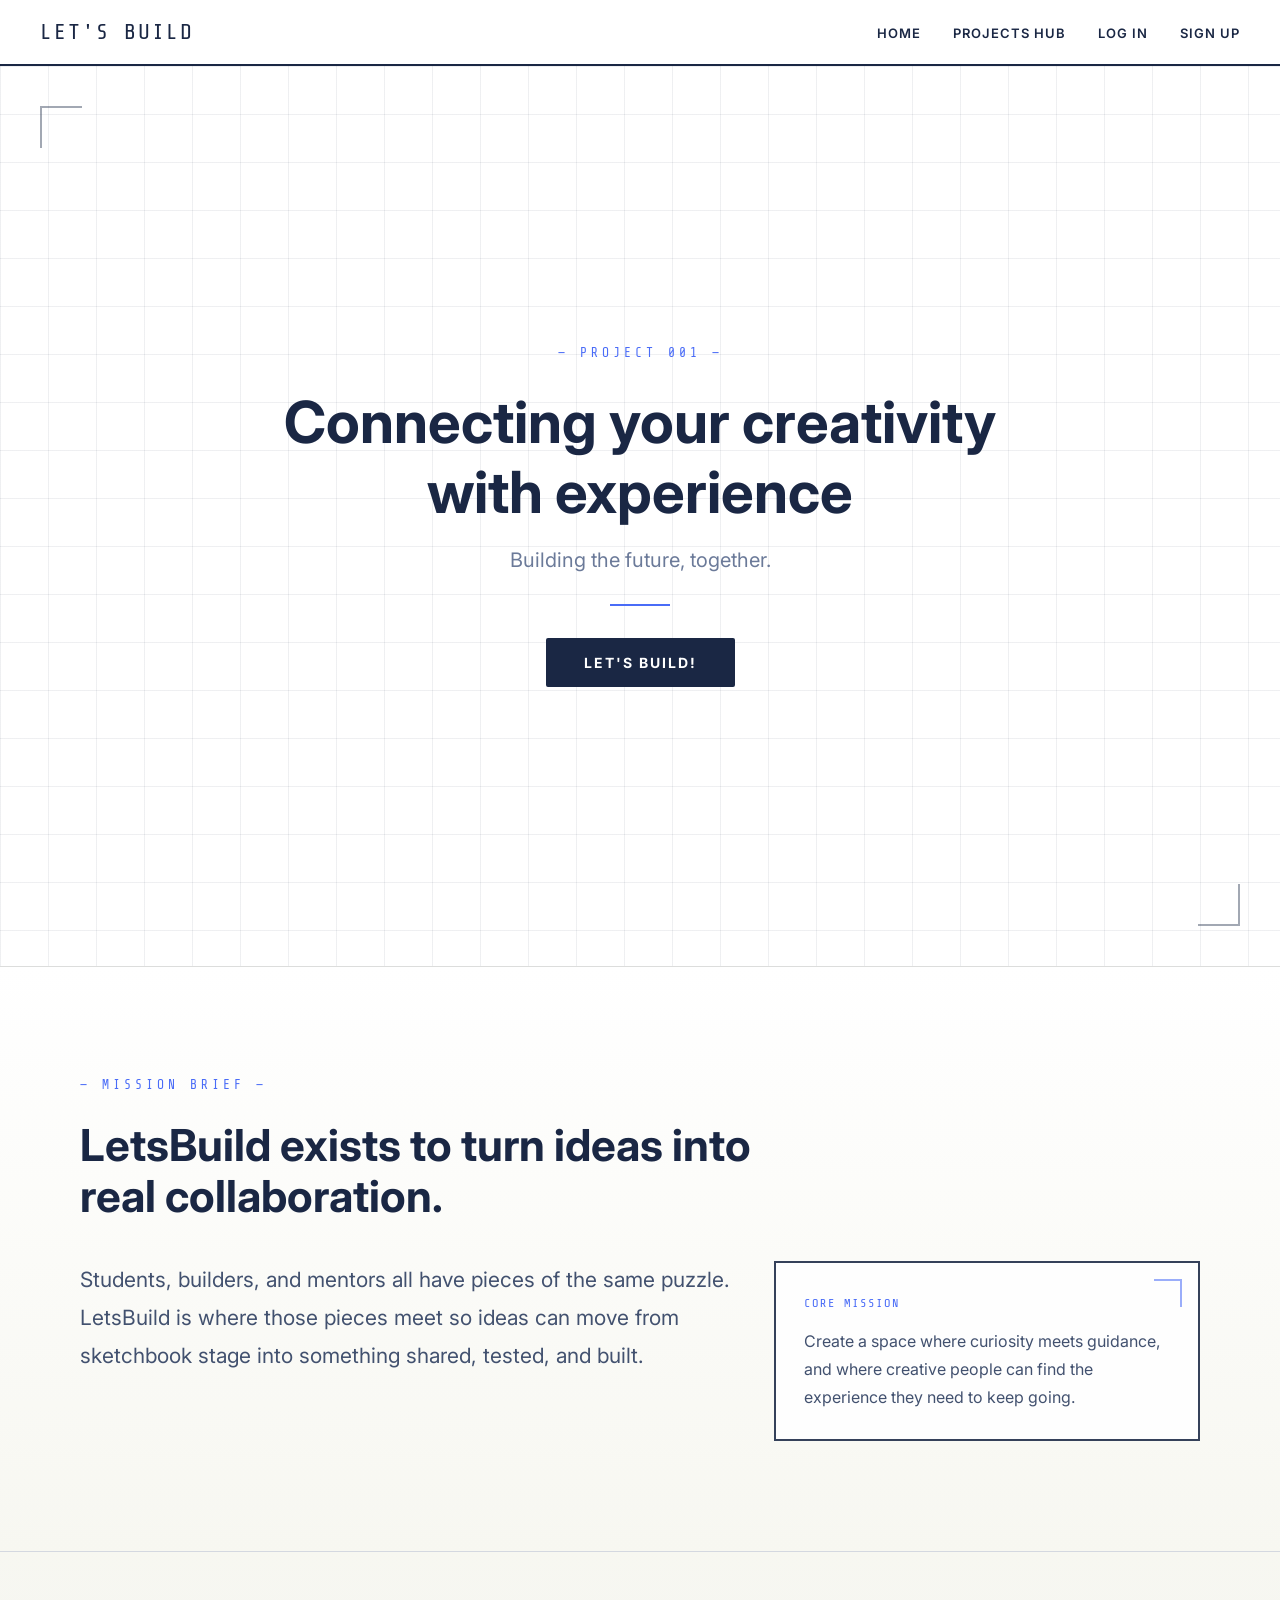
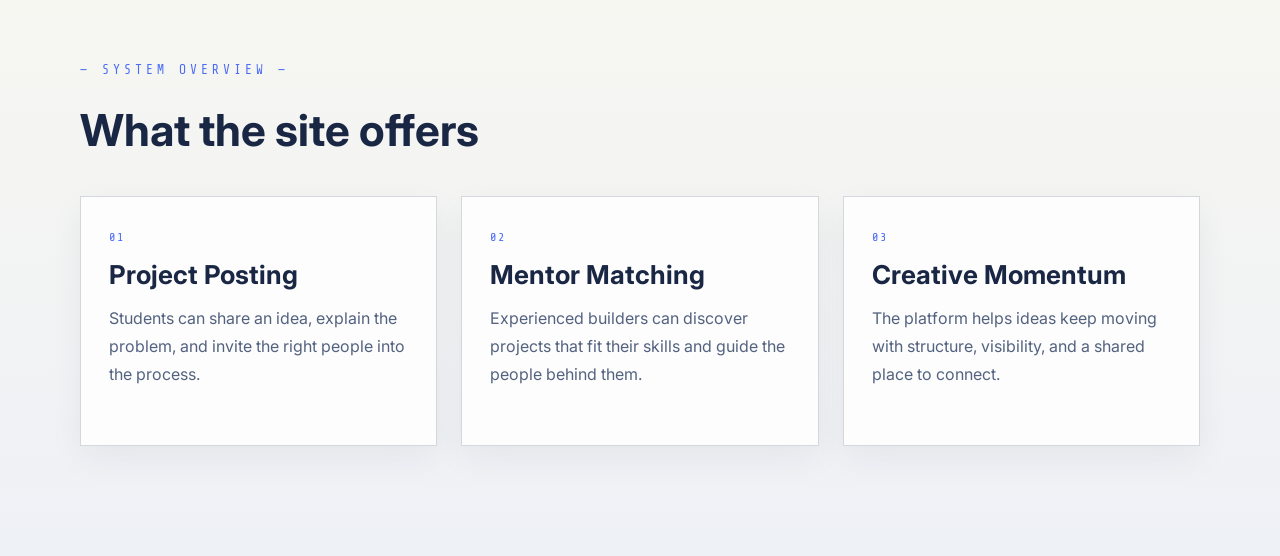
<file: index.html>
<!DOCTYPE html>
<html lang="en">
  <head>
    <meta charset="UTF-8" />
    <meta name="viewport" content="width=device-width, initial-scale=1.0"/>
    <title>LetsBuild</title>
    <link href="https://fonts.googleapis.com/css2?family=Share+Tech+Mono&family=Inter:wght@400;600;700&display=swap" rel="stylesheet" />
    <link rel="stylesheet" href="styles.css" />
  </head>
  <body>

    <!-- HEADER -->
    <header>
      <div class="header-inner">
        <h1 class="logo">Let's Build</h1>
        <nav>
          <a href="index.html">Home</a>
          <a href="projects-hub.html">Projects Hub</a>
          <a href="login.html">Log In</a>
          <a href="signup.html">Sign Up</a>
        </nav>
      </div>
    </header>

    <!-- HERO -->
    <section class="hero">
      <div class="hero-grid-overlay"></div>
      <div class="hero-content">
        <div class="blueprint-label">— PROJECT 001 —</div>
        <h2>Connecting your creativity<br/>with experience</h2>
        <p>Building the future, together.</p>
        <div class="blueprint-divider"></div>
        <a href="signup.html" class="btn">Let's Build!</a>
      </div>
    </section>

    <section class="home-section mission-section">
      <div class="section-shell">
        <div class="section-heading">
          <div class="blueprint-label">— MISSION BRIEF —</div>
          <h3>LetsBuild exists to turn ideas into real collaboration.</h3>
        </div>
        <div class="mission-grid">
          <p class="mission-lead">
            Students, builders, and mentors all have pieces of the same puzzle. LetsBuild is where those pieces meet so ideas can move from sketchbook stage into something shared, tested, and built.
          </p>
          <div class="mission-panel">
            <span class="mission-panel-tag">Core Mission</span>
            <p>Create a space where curiosity meets guidance, and where creative people can find the experience they need to keep going.</p>
          </div>
        </div>
      </div>
    </section>

    <section class="home-section offers-section">
      <div class="section-shell">
        <div class="section-heading">
          <div class="blueprint-label">— SYSTEM OVERVIEW —</div>
          <h3>What the site offers</h3>
        </div>
        <div class="offers-grid">
          <article class="offer-card">
            <span class="offer-index">01</span>
            <h4>Project Posting</h4>
            <p>Students can share an idea, explain the problem, and invite the right people into the process.</p>
          </article>
          <article class="offer-card">
            <span class="offer-index">02</span>
            <h4>Mentor Matching</h4>
            <p>Experienced builders can discover projects that fit their skills and guide the people behind them.</p>
          </article>
          <article class="offer-card">
            <span class="offer-index">03</span>
            <h4>Creative Momentum</h4>
            <p>The platform helps ideas keep moving with structure, visibility, and a shared place to connect.</p>
          </article>
        </div>
      </div>
    </section>

  </body>
</html>
</file>
<file: styles.css>
/* ── RESET ── */
* {
  margin: 0;
  padding: 0;
  box-sizing: border-box;
}

/* ── GLOBAL ── */
body {
  font-family: 'Inter', sans-serif;
  background-color: #f8f8f5;
  color: #1a2744;
}

/* ── HEADER ── */
header {
  background-color: #ffffff;
  border-bottom: 2px solid #1a2744;
  padding: 20px 40px;
}

.header-inner {
  display: flex;
  justify-content: space-between;
  align-items: center;
}

.logo {
  color: #1a2744;
  font-family: 'Share Tech Mono', monospace;
  font-size: 22px;
  font-weight: 400;
  letter-spacing: 2px;
  text-transform: uppercase;
}

nav a {
  color: #1a2744;
  text-decoration: none;
  margin-left: 28px;
  font-size: 13px;
  font-weight: 600;
  letter-spacing: 1px;
  text-transform: uppercase;
}

nav a:hover {
  color: #4a6cf7;
}

/* ── HERO ── */
.hero {
  position: relative;
  min-height: 100vh;
  display: flex;
  align-items: center;
  justify-content: center;
  background-color: #ffffff;
  overflow: hidden;
}

/* Blueprint grid overlay */
.hero-grid-overlay {
  position: absolute;
  inset: 0;
  background-image:
    linear-gradient(rgba(26, 39, 68, 0.07) 1px, transparent 1px),
    linear-gradient(90deg, rgba(26, 39, 68, 0.07) 1px, transparent 1px);
  background-size: 48px 48px;
}

/* Corner markers */
.hero::before,
.hero::after {
  content: '';
  position: absolute;
  width: 40px;
  height: 40px;
  border-color: #1a2744;
  border-style: solid;
  opacity: 0.4;
}

.hero::before {
  top: 40px;
  left: 40px;
  border-width: 2px 0 0 2px;
}

.hero::after {
  bottom: 40px;
  right: 40px;
  border-width: 0 2px 2px 0;
}

.hero-content {
  position: relative;
  z-index: 1;
  text-align: center;
  padding: 40px;
  max-width: 800px;
}

.blueprint-label {
  font-family: 'Share Tech Mono', monospace;
  font-size: 13px;
  letter-spacing: 4px;
  color: #4a6cf7;
  margin-bottom: 28px;
}

.hero-content h2 {
  font-size: 58px;
  font-weight: 700;
  line-height: 1.2;
  color: #1a2744;
  margin-bottom: 20px;
}

.hero-content p {
  font-size: 20px;
  color: #6b7a99;
  margin-bottom: 32px;
}

.blueprint-divider {
  width: 60px;
  height: 2px;
  background-color: #4a6cf7;
  margin: 0 auto 32px;
}

/* ── BUTTON ── */
.btn {
  display: inline-block;
  background-color: #1a2744;
  color: #ffffff;
  padding: 14px 36px;
  border-radius: 2px;
  text-decoration: none;
  font-weight: 700;
  font-size: 14px;
  letter-spacing: 2px;
  text-transform: uppercase;
  border: 2px solid #1a2744;
  transition: all 0.2s;
}

.btn:hover {
  background-color: transparent;
  color: #1a2744;
}

/* ── HOME SECTIONS ── */
.home-section {
  position: relative;
  padding: 110px 24px;
}

.mission-section {
  background:
    linear-gradient(180deg, #ffffff 0%, #f7f7f1 100%);
  border-top: 1px solid rgba(26, 39, 68, 0.12);
}

.offers-section {
  background:
    linear-gradient(180deg, #f7f7f1 0%, #eef1f6 100%);
  border-top: 1px solid rgba(26, 39, 68, 0.12);
}

.section-shell {
  max-width: 1120px;
  margin: 0 auto;
}

.section-heading {
  max-width: 720px;
  margin-bottom: 40px;
}

.section-heading h3 {
  font-size: 44px;
  line-height: 1.15;
  color: #1a2744;
}

.mission-grid {
  display: grid;
  grid-template-columns: 1.4fr 0.9fr;
  gap: 32px;
  align-items: start;
}

.mission-lead {
  font-size: 21px;
  line-height: 1.8;
  color: #42516f;
  max-width: 720px;
}

.mission-panel {
  position: relative;
  background: rgba(255, 255, 255, 0.88);
  border: 2px solid rgba(26, 39, 68, 0.88);
  padding: 28px;
  min-height: 100%;
}

.mission-panel::before {
  content: '';
  position: absolute;
  top: 16px;
  right: 16px;
  width: 26px;
  height: 26px;
  border-top: 2px solid #4a6cf7;
  border-right: 2px solid #4a6cf7;
  opacity: 0.55;
}

.mission-panel-tag,
.offer-index {
  display: inline-block;
  font-family: 'Share Tech Mono', monospace;
  font-size: 12px;
  letter-spacing: 2px;
  text-transform: uppercase;
  color: #4a6cf7;
}

.mission-panel p {
  margin-top: 16px;
  font-size: 16px;
  line-height: 1.75;
  color: #42516f;
}

.offers-grid {
  display: grid;
  grid-template-columns: repeat(3, minmax(0, 1fr));
  gap: 24px;
}

.offer-card {
  background: rgba(255, 255, 255, 0.86);
  border: 1px solid rgba(26, 39, 68, 0.18);
  padding: 28px;
  min-height: 250px;
  box-shadow: 0 12px 32px rgba(26, 39, 68, 0.06);
}

.offer-card h4 {
  margin-top: 14px;
  margin-bottom: 14px;
  font-size: 26px;
  color: #1a2744;
}

.offer-card p {
  font-size: 16px;
  line-height: 1.75;
  color: #53627f;
}

@media (max-width: 900px) {
  .hero-content h2 {
    font-size: 46px;
  }

  .section-heading h3 {
    font-size: 36px;
  }

  .mission-grid,
  .offers-grid {
    grid-template-columns: 1fr;
  }
}

@media (max-width: 640px) {
  header {
    padding: 18px 18px;
  }

  .header-inner {
    flex-direction: column;
    gap: 14px;
  }

  nav {
    display: flex;
    flex-wrap: wrap;
    justify-content: center;
    gap: 12px 18px;
  }

  nav a {
    margin-left: 0;
  }

  .hero {
    min-height: 86vh;
  }

  .hero-content {
    padding: 24px;
  }

  .hero-content h2 {
    font-size: 34px;
  }

  .hero-content p {
    font-size: 18px;
  }

  .home-section {
    padding: 78px 18px;
  }

  .section-heading h3 {
    font-size: 30px;
  }

  .mission-lead {
    font-size: 18px;
  }
}

/* ── AUTH PAGES (Sign Up & Login) ── */
.auth-page {
  min-height: 100vh;
  position: relative;
  background:
    radial-gradient(circle at top left, rgba(74, 108, 247, 0.08), transparent 28%),
    radial-gradient(circle at bottom right, rgba(26, 39, 68, 0.08), transparent 32%),
    linear-gradient(180deg, #fcfcf8 0%, #f3f4ee 100%);
  display: flex;
  align-items: center;
  justify-content: center;
  padding: 40px 20px;
  overflow: hidden;
}

.auth-grid-overlay {
  position: absolute;
  inset: 0;
  background-image:
    linear-gradient(rgba(26, 39, 68, 0.05) 1px, transparent 1px),
    linear-gradient(90deg, rgba(26, 39, 68, 0.05) 1px, transparent 1px);
  background-size: 42px 42px;
}

.sketch-cluster {
  position: absolute;
  width: 260px;
  height: 260px;
  z-index: 0;
  opacity: 0.55;
  pointer-events: none;
}

.sketch-left {
  left: max(18px, calc(50% - 470px));
  top: 50%;
  transform: translateY(-52%) rotate(-6deg);
}

.sketch-right {
  right: max(18px, calc(50% - 470px));
  top: 50%;
  transform: translateY(-48%) rotate(7deg);
}

.sketch-top {
  top: 88px;
  left: 50%;
  width: 220px;
  height: 140px;
  transform: translateX(-50%) rotate(-2deg);
}

.sketch-bottom {
  bottom: 42px;
  left: 50%;
  width: 260px;
  height: 150px;
  transform: translateX(-50%) rotate(2deg);
}

.machine-gear,
.machine-arm,
.machine-bracket,
.machine-bolt,
.machine-measure {
  position: absolute;
}

.machine-gear {
  border: 2px solid rgba(74, 108, 247, 0.34);
  border-radius: 50%;
}

.machine-gear::before,
.machine-gear::after {
  content: '';
  position: absolute;
  inset: 18%;
  border: 2px solid rgba(26, 39, 68, 0.22);
  border-radius: 50%;
}

.machine-gear-large {
  width: 110px;
  height: 110px;
  top: 58px;
  left: 26px;
}

.machine-gear-medium {
  width: 88px;
  height: 88px;
  top: 34px;
  right: 28px;
}

.machine-gear-small {
  width: 56px;
  height: 56px;
  top: 22px;
  left: 24px;
}

.machine-arm {
  height: 2px;
  background: rgba(26, 39, 68, 0.36);
  transform-origin: left center;
}

.machine-arm::before,
.machine-arm::after {
  content: '';
  position: absolute;
  width: 10px;
  height: 10px;
  top: -4px;
  border: 2px solid rgba(26, 39, 68, 0.32);
  border-radius: 50%;
  background: rgba(255, 255, 255, 0.52);
}

.machine-arm::before {
  left: -2px;
}

.machine-arm::after {
  right: -2px;
}

.machine-arm-left {
  width: 118px;
  top: 126px;
  left: 112px;
  transform: rotate(-18deg);
}

.machine-arm-right {
  width: 130px;
  top: 118px;
  right: 82px;
  transform: rotate(24deg);
}

.machine-bracket {
  border-color: rgba(26, 39, 68, 0.32);
  border-style: solid;
}

.machine-bracket-top {
  width: 124px;
  height: 42px;
  top: 26px;
  left: 84px;
  border-width: 2px 0 0 2px;
}

.machine-bracket-right {
  width: 138px;
  height: 88px;
  top: 118px;
  right: 36px;
  border-width: 2px 2px 0 0;
}

.machine-bracket-bottom {
  width: 156px;
  height: 56px;
  left: 46px;
  bottom: 26px;
  border-width: 0 0 2px 2px;
}

.machine-bolt {
  width: 18px;
  height: 18px;
  border: 2px solid rgba(74, 108, 247, 0.32);
  border-radius: 50%;
  background:
    linear-gradient(rgba(74, 108, 247, 0.12), rgba(74, 108, 247, 0.12)),
    transparent;
}

.machine-bolt::before,
.machine-bolt::after {
  content: '';
  position: absolute;
  background: rgba(26, 39, 68, 0.28);
}

.machine-bolt::before {
  width: 8px;
  height: 2px;
  top: 6px;
  left: 3px;
}

.machine-bolt::after {
  width: 2px;
  height: 8px;
  top: 3px;
  left: 6px;
}

.machine-bolt-left {
  top: 42px;
  left: 170px;
}

.machine-bolt-right {
  top: 152px;
  right: 18px;
}

.machine-bolt-top {
  top: 84px;
  left: 146px;
}

.machine-bolt-bottom {
  right: 42px;
  bottom: 34px;
}

.machine-measure {
  height: 2px;
  background: rgba(26, 39, 68, 0.28);
}

.machine-measure::before,
.machine-measure::after {
  content: '';
  position: absolute;
  width: 2px;
  height: 10px;
  top: -4px;
  background: rgba(26, 39, 68, 0.28);
}

.machine-measure-left {
  width: 92px;
  top: 198px;
  left: 34px;
}

.machine-measure-left::before {
  left: 0;
}

.machine-measure-left::after {
  right: 0;
}

.machine-measure-bottom {
  width: 108px;
  top: 44px;
  right: 22px;
}

.machine-measure-bottom::before {
  left: 0;
}

.machine-measure-bottom::after {
  right: 0;
}

.auth-card {
  position: relative;
  z-index: 1;
  background: rgba(255, 255, 255, 0.92);
  border: 2px solid rgba(26, 39, 68, 0.92);
  border-radius: 8px;
  padding: 48px 40px;
  width: 100%;
  max-width: 460px;
  box-shadow: 0 20px 60px rgba(26, 39, 68, 0.12);
  text-align: center;
  backdrop-filter: blur(6px);
}

.auth-card-marker {
  position: absolute;
  width: 34px;
  height: 34px;
  border-color: #4a6cf7;
  border-style: solid;
  opacity: 0.55;
}

.auth-card-marker-top {
  top: 18px;
  left: 18px;
  border-width: 2px 0 0 2px;
}

.auth-card-marker-bottom {
  right: 18px;
  bottom: 18px;
  border-width: 0 2px 2px 0;
}

.auth-kicker {
  font-family: 'Share Tech Mono', monospace;
  font-size: 12px;
  letter-spacing: 3px;
  text-transform: uppercase;
  color: #4a6cf7;
  margin-bottom: 22px;
}

.auth-card h2 {
  font-size: 34px;
  font-weight: 700;
  color: #1a2744;
  margin-bottom: 10px;
  line-height: 1.15;
}

.auth-subtitle {
  color: #6b7a99;
  font-size: 15px;
  margin-bottom: 32px;
}

/* ── ROLE SELECTOR ── */
.role-selector {
  display: flex;
  gap: 12px;
  margin-bottom: 28px;
}

.role-btn {
  flex: 1;
  padding: 14px 12px;
  border: 1px solid rgba(26, 39, 68, 0.18);
  border-radius: 4px;
  background: rgba(248, 248, 245, 0.9);
  font-family: 'Share Tech Mono', monospace;
  font-size: 14px;
  font-weight: 400;
  letter-spacing: 1.6px;
  text-transform: uppercase;
  cursor: pointer;
  transition: all 0.2s;
  color: #1a2744;
}

.role-btn:hover {
  border-color: #4a6cf7;
  color: #4a6cf7;
}

.role-btn.active {
  border-color: #1a2744;
  background-color: #1a2744;
  color: #ffffff;
  box-shadow: inset 0 0 0 1px rgba(255, 255, 255, 0.12);
}

/* ── FORM ── */
.auth-form {
  display: flex;
  flex-direction: column;
  gap: 14px;
  margin-bottom: 20px;
}

.auth-form input {
  padding: 14px 16px;
  border: 1px solid rgba(26, 39, 68, 0.2);
  border-radius: 4px;
  font-size: 15px;
  background-color: rgba(255, 255, 255, 0.95);
  color: #1a2744;
  outline: none;
  transition: border-color 0.2s, box-shadow 0.2s, background-color 0.2s;
}

.auth-form input:focus {
  border-color: #4a6cf7;
  box-shadow: 0 0 0 4px rgba(74, 108, 247, 0.12);
}

.btn-primary {
  background-color: #1a2744;
  color: #ffffff;
  padding: 14px;
  border: 2px solid #1a2744;
  border-radius: 4px;
  font-size: 14px;
  font-weight: 700;
  letter-spacing: 2px;
  text-transform: uppercase;
  cursor: pointer;
  transition: background-color 0.2s, color 0.2s, transform 0.2s;
}

.btn-primary:hover {
  background-color: transparent;
  color: #1a2744;
  transform: translateY(-1px);
}

/* ── SWITCH LINK ── */
.auth-switch {
  font-size: 14px;
  color: #666666;
}

.auth-switch a {
  color: #1b4fc4;
  font-weight: 600;
  text-decoration: none;
}

.auth-switch a:hover {
  text-decoration: underline;
}

@media (max-width: 900px) {
  .sketch-cluster {
    width: 180px;
    height: 180px;
    opacity: 0.4;
  }

  .sketch-top,
  .sketch-bottom {
    width: 190px;
    height: 110px;
  }

  .sketch-left {
    left: -20px;
    top: 26%;
  }

  .sketch-right {
    right: -22px;
    top: 72%;
  }
}

@media (max-width: 640px) {
  .auth-page {
    padding: 24px 16px;
  }

  .auth-card {
    padding: 38px 22px;
  }

  .auth-card h2 {
    font-size: 28px;
  }

  .role-selector {
    flex-direction: column;
  }

  .sketch-cluster {
    display: none;
  }
}

/* ── POST PROJECT PAGE ── */
.post-card {
  max-width: 560px;
}

.auth-form textarea {
  padding: 14px 16px;
  border: 1px solid #e0e0e0;
  border-radius: 8px;
  font-size: 15px;
  font-family: 'Inter', sans-serif;
  outline: none;
  resize: vertical;
  transition: border 0.2s;
}

.auth-form textarea:focus {
  border-color: #1b4fc4;
}

/* ── PHOTO UPLOAD BOX ── */
.upload-box {
  border: 2px dashed #1b4fc4;
  border-radius: 8px;
  height: 180px;
  display: flex;
  align-items: center;
  justify-content: center;
  cursor: pointer;
  overflow: hidden;
  transition: background 0.2s;
}

.upload-box:hover {
  background-color: #f0f4ff;
}

.upload-inner {
  display: flex;
  flex-direction: column;
  align-items: center;
  gap: 6px;
  color: #666666;
}

.upload-icon {
  font-size: 32px;
}

.upload-inner p {
  font-size: 14px;
  font-weight: 600;
  color: #1b4fc4;
}

.upload-hint {
  font-size: 12px !important;
  color: #999999 !important;
  font-weight: 400 !important;
}

/* ── PROJECTS HUB ── */
.hub-page {
  background:
    linear-gradient(180deg, #ffffff 0%, #f3f4ee 44%, #eef1f6 100%);
  min-height: 100vh;
}

.hub-header {
  position: relative;
  overflow: hidden;
  padding: 96px 24px 42px;
  border-bottom: 1px solid rgba(26, 39, 68, 0.12);
}

.hub-grid-overlay {
  position: absolute;
  inset: 0;
  background-image:
    linear-gradient(rgba(26, 39, 68, 0.05) 1px, transparent 1px),
    linear-gradient(90deg, rgba(26, 39, 68, 0.05) 1px, transparent 1px);
  background-size: 42px 42px;
}

.hub-header::before,
.hub-header::after {
  content: '';
  position: absolute;
  width: 38px;
  height: 38px;
  border-color: rgba(26, 39, 68, 0.52);
  border-style: solid;
  opacity: 0.55;
}

.hub-header::before {
  top: 34px;
  left: 34px;
  border-width: 2px 0 0 2px;
}

.hub-header::after {
  right: 34px;
  bottom: 34px;
  border-width: 0 2px 2px 0;
}

.hub-header-inner {
  position: relative;
  z-index: 1;
  max-width: 860px;
  margin: 0 auto;
  text-align: center;
}

.hub-header h2 {
  font-size: 54px;
  font-weight: 700;
  color: #1a2744;
  margin-bottom: 14px;
  line-height: 1.1;
}

.hub-header p {
  max-width: 720px;
  margin: 0 auto;
  font-size: 19px;
  line-height: 1.7;
  color: #53627f;
}

.hub-intro {
  padding: 0 24px 20px;
}

.hub-intro-panel {
  max-width: 920px;
  margin: -14px auto 0;
  background: rgba(255, 255, 255, 0.9);
  border: 2px solid rgba(26, 39, 68, 0.88);
  padding: 26px 28px;
  box-shadow: 0 18px 40px rgba(26, 39, 68, 0.08);
}

.hub-intro-tag {
  display: inline-block;
  margin-bottom: 12px;
  font-family: 'Share Tech Mono', monospace;
  font-size: 12px;
  letter-spacing: 2px;
  text-transform: uppercase;
  color: #4a6cf7;
}

.hub-intro-panel p {
  font-size: 16px;
  line-height: 1.8;
  color: #4b5975;
}

/* ── GRID ── */
.hub-grid {
  display: grid;
  grid-template-columns: repeat(2, minmax(0, 1fr));
  gap: 30px;
  padding: 34px 24px 80px;
  max-width: 1180px;
  margin: 0 auto;
}

/* ── CARD ── */
.project-card {
  position: relative;
  background:
    linear-gradient(180deg, rgba(255, 255, 255, 0.96) 0%, rgba(248, 248, 245, 0.96) 100%);
  border: 1px solid rgba(26, 39, 68, 0.16);
  border-radius: 0;
  overflow: hidden;
  box-shadow: 0 14px 34px rgba(26, 39, 68, 0.08);
  transition: transform 0.2s, box-shadow 0.2s, border-color 0.2s;
}

.project-card::before {
  content: '';
  position: absolute;
  top: 16px;
  left: 16px;
  width: 28px;
  height: 28px;
  border-top: 2px solid rgba(74, 108, 247, 0.6);
  border-left: 2px solid rgba(74, 108, 247, 0.6);
  z-index: 1;
  pointer-events: none;
}

.project-card:hover {
  transform: translateY(-4px);
  border-color: rgba(74, 108, 247, 0.28);
  box-shadow: 0 18px 40px rgba(26, 39, 68, 0.12);
}

.card-image {
  width: 100%;
  height: 220px;
  overflow: hidden;
  border-bottom: 1px solid rgba(26, 39, 68, 0.12);
}

.card-image img {
  width: 100%;
  height: 100%;
  object-fit: cover;
}

.card-body {
  padding: 24px;
}

.card-body h3 {
  font-size: 24px;
  font-weight: 700;
  color: #1a2744;
  margin-bottom: 12px;
}

.card-body p {
  font-size: 15px;
  color: #53627f;
  line-height: 1.75;
  margin-bottom: 20px;
}

/* ── CARD FOOTER ── */
.card-footer {
  display: flex;
  justify-content: space-between;
  align-items: center;
  gap: 18px;
  padding-top: 16px;
  border-top: 1px solid rgba(26, 39, 68, 0.1);
}

.card-tag {
  background-color: transparent;
  color: #4a6cf7;
  font-size: 12px;
  font-weight: 400;
  font-family: 'Share Tech Mono', monospace;
  letter-spacing: 1.8px;
  text-transform: uppercase;
  padding: 0;
}

.card-link {
  color: #1a2744;
  font-size: 14px;
  font-weight: 600;
  text-decoration: none;
  text-transform: uppercase;
  letter-spacing: 1px;
}

.card-link:hover {
  color: #4a6cf7;
}

.loading-text {
  color: #53627f;
  font-size: 16px;
  text-align: center;
  grid-column: 1 / -1;
  padding: 56px;
  border: 1px dashed rgba(26, 39, 68, 0.18);
  background: rgba(255, 255, 255, 0.66);
  font-family: 'Share Tech Mono', monospace;
  letter-spacing: 1px;
}

/* ── PROJECT VIEW ── */
.project-view-page {
  min-height: 100vh;
  background:
    linear-gradient(180deg, #ffffff 0%, #f3f4ee 44%, #eef1f6 100%);
  padding: 52px 24px 80px;
}

.project-view-shell {
  max-width: 1120px;
  margin: 0 auto;
}

.project-view-status {
  padding: 56px;
  border: 1px dashed rgba(26, 39, 68, 0.18);
  background: rgba(255, 255, 255, 0.72);
  color: #53627f;
  font-family: 'Share Tech Mono', monospace;
  letter-spacing: 1px;
  text-align: center;
}

.project-view-card {
  display: grid;
  grid-template-columns: 1.1fr 0.9fr;
  background: rgba(255, 255, 255, 0.92);
  border: 1px solid rgba(26, 39, 68, 0.16);
  box-shadow: 0 18px 40px rgba(26, 39, 68, 0.08);
  overflow: hidden;
}

.project-view-media {
  min-height: 420px;
  border-right: 1px solid rgba(26, 39, 68, 0.12);
  background: #edf1f7;
}

.project-view-media img {
  display: block;
  width: 100%;
  height: 100%;
  object-fit: cover;
}

.project-view-body {
  padding: 40px 38px;
}

.project-view-body h2 {
  font-size: 42px;
  line-height: 1.1;
  color: #1a2744;
  margin-bottom: 20px;
}

.project-view-overview {
  font-size: 17px;
  line-height: 1.85;
  color: #53627f;
}

.project-view-actions {
  margin-top: 28px;
}

.project-offer-message {
  width: 100%;
  margin-bottom: 14px;
  padding: 14px 16px;
  border: 1px solid rgba(26, 39, 68, 0.2);
  border-radius: 4px;
  background: rgba(255, 255, 255, 0.95);
  color: #1a2744;
  font-family: 'Inter', sans-serif;
  font-size: 15px;
  resize: vertical;
}

.project-view-btn {
  min-width: 220px;
}

.mentor-offer-status {
  margin-top: 12px;
  color: #53627f;
  line-height: 1.6;
}

.project-view-meta {
  margin-top: 28px;
  padding-top: 18px;
  border-top: 1px solid rgba(26, 39, 68, 0.1);
  display: flex;
  align-items: center;
  justify-content: space-between;
  gap: 18px;
}

/* ── MENTOR BIO / PROFILE ── */
.mentor-bio-page,
.mentor-profile-page,
.student-dashboard-page {
  min-height: 100vh;
  background:
    linear-gradient(180deg, #ffffff 0%, #f3f4ee 44%, #eef1f6 100%);
  padding: 52px 24px 80px;
}

.mentor-bio-shell,
.mentor-profile-shell,
.student-dashboard-shell {
  max-width: 1120px;
  margin: 0 auto;
}

.mentor-bio-panel,
.mentor-profile-card,
.student-requests-panel {
  background: rgba(255, 255, 255, 0.92);
  border: 1px solid rgba(26, 39, 68, 0.16);
  box-shadow: 0 18px 40px rgba(26, 39, 68, 0.08);
}

.mentor-bio-panel {
  max-width: 760px;
  margin: 0 auto;
  padding: 40px 38px;
}

.mentor-bio-panel h2,
.student-requests-panel h3 {
  font-size: 42px;
  line-height: 1.1;
  color: #1a2744;
  margin-bottom: 14px;
}

.mentor-bio-subtitle,
.student-requests-subtitle,
.mentor-profile-headline {
  color: #53627f;
  line-height: 1.7;
}

.mentor-bio-form {
  display: flex;
  flex-direction: column;
  gap: 14px;
  margin-top: 28px;
}

.mentor-bio-form input,
.mentor-bio-form textarea {
  width: 100%;
  padding: 14px 16px;
  border: 1px solid rgba(26, 39, 68, 0.2);
  border-radius: 4px;
  background: rgba(255, 255, 255, 0.95);
  color: #1a2744;
  font-family: 'Inter', sans-serif;
  font-size: 15px;
}

.mentor-bio-form textarea {
  resize: vertical;
}

.mentor-bio-status {
  margin-top: 18px;
  color: #53627f;
  min-height: 24px;
}

.mentor-profile-card {
  padding: 40px 38px;
}

.mentor-profile-card h2 {
  font-size: 42px;
  color: #1a2744;
  margin-top: 12px;
}

.mentor-profile-grid {
  display: grid;
  grid-template-columns: repeat(2, minmax(0, 1fr));
  gap: 20px;
  margin-top: 30px;
}

.mentor-profile-panel {
  padding: 24px;
  background: rgba(248, 248, 245, 0.9);
  border: 1px solid rgba(26, 39, 68, 0.1);
}

.mentor-profile-panel p {
  margin-top: 12px;
  color: #53627f;
  line-height: 1.8;
}

.student-dashboard-shell {
  display: grid;
  grid-template-columns: minmax(0, 620px) minmax(0, 1fr);
  gap: 30px;
  align-items: start;
}

.student-requests-panel {
  padding: 34px 32px;
}

.student-requests-list {
  display: grid;
  gap: 18px;
  margin-top: 24px;
}

.student-request-card {
  padding: 22px;
  background: rgba(248, 248, 245, 0.9);
  border: 1px solid rgba(26, 39, 68, 0.1);
}

.student-request-top {
  display: flex;
  align-items: center;
  justify-content: space-between;
  gap: 12px;
  margin-bottom: 12px;
}

.student-request-project {
  font-family: 'Share Tech Mono', monospace;
  font-size: 12px;
  letter-spacing: 1.4px;
  text-transform: uppercase;
  color: #53627f;
}

.student-request-card h4 {
  font-size: 24px;
  color: #1a2744;
  margin-bottom: 8px;
}

.student-request-headline {
  color: #4a6cf7;
  margin-bottom: 12px;
}

@media (max-width: 900px) {
  .student-dashboard-shell,
  .mentor-profile-grid {
    grid-template-columns: 1fr;
  }

  .mentor-bio-panel h2,
  .student-requests-panel h3,
  .mentor-profile-card h2 {
    font-size: 34px;
  }
}

@media (max-width: 900px) {
  .hub-header h2 {
    font-size: 42px;
  }

  .hub-grid {
    grid-template-columns: 1fr;
  }

  .project-view-card {
    grid-template-columns: 1fr;
  }

  .project-view-media {
    min-height: 320px;
    border-right: 0;
    border-bottom: 1px solid rgba(26, 39, 68, 0.12);
  }
}

@media (max-width: 640px) {
  .hub-header {
    padding: 74px 18px 32px;
  }

  .hub-header::before {
    top: 20px;
    left: 20px;
  }

  .hub-header::after {
    right: 20px;
    bottom: 20px;
  }

  .hub-header h2 {
    font-size: 34px;
  }

  .hub-header p,
  .hub-intro-panel p {
    font-size: 16px;
  }

  .hub-intro {
    padding: 0 18px 14px;
  }

  .hub-intro-panel {
    padding: 22px 20px;
  }

  .hub-grid {
    padding: 28px 18px 56px;
  }

  .card-footer {
    flex-direction: column;
    align-items: flex-start;
  }

  .project-view-page {
    padding: 28px 18px 56px;
  }

  .project-view-status {
    padding: 36px 20px;
  }

  .project-view-body {
    padding: 28px 20px;
  }

  .project-view-body h2 {
    font-size: 32px;
  }

  .project-view-meta {
    flex-direction: column;
    align-items: flex-start;
  }

  .mentor-bio-page,
  .mentor-profile-page,
  .student-dashboard-page {
    padding: 28px 18px 56px;
  }

  .mentor-bio-panel,
  .mentor-profile-card,
  .student-requests-panel {
    padding: 28px 20px;
  }
}
</file>
